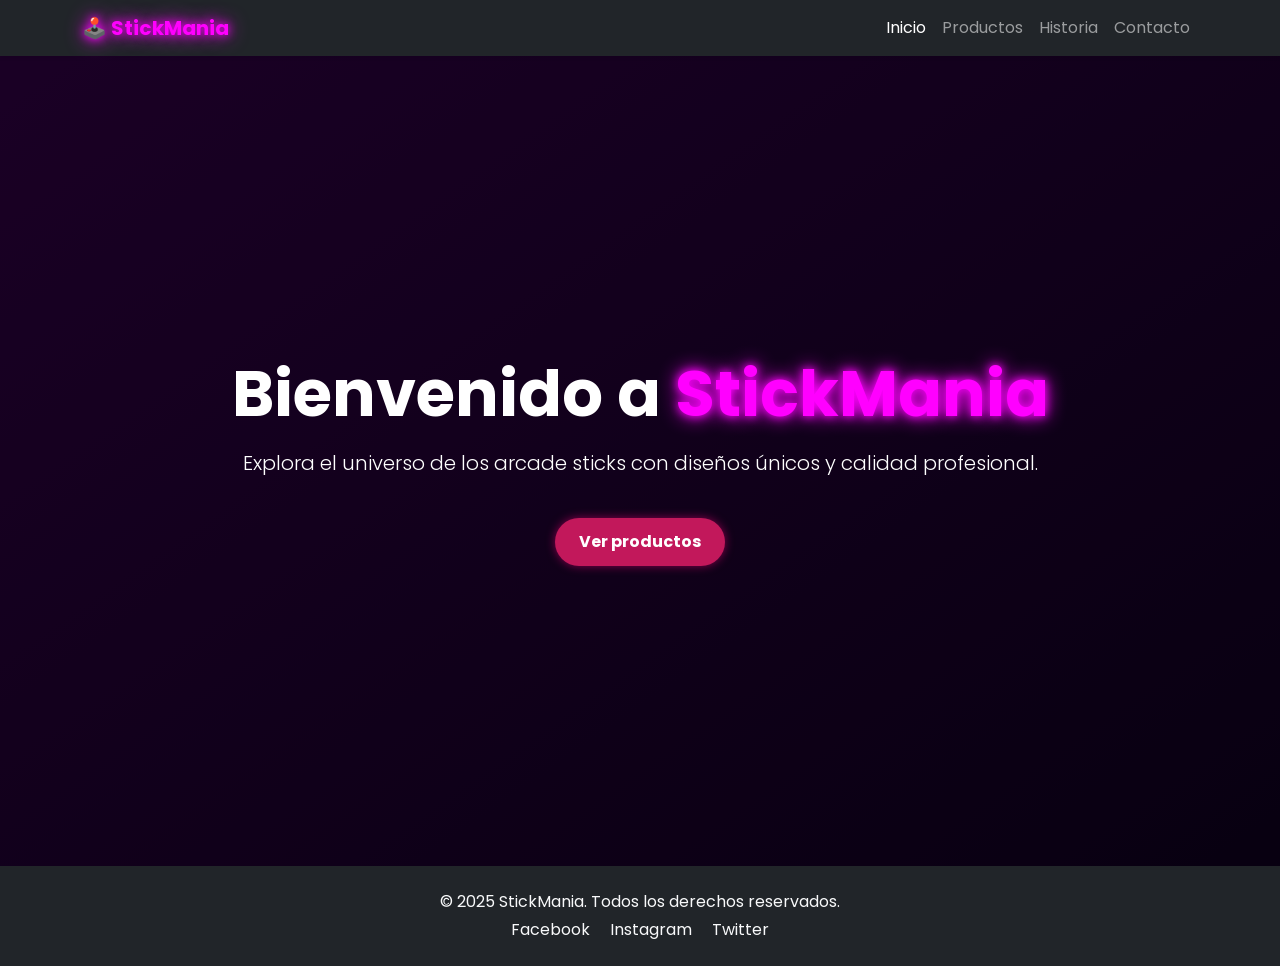
<file: index.html>
<!DOCTYPE html>
<html lang="es">
<head>
    <meta charset="UTF-8">
    <meta name="description" content="Conoce la historia de StickMania, la tienda líder en arcade sticks en Perú.">
    <meta name="keywords" content="Arcade Sticks, Tienda Arcade, Retro">
    <meta name="viewport" content="width=device-width, initial-scale=1.0">
    <link href="https://cdn.jsdelivr.net/npm/bootstrap@5.3.3/dist/css/bootstrap.min.css" rel="stylesheet">
    <link rel="preconnect" href="https://fonts.googleapis.com">
    <link rel="preconnect" href="https://fonts.gstatic.com" crossorigin>
    <link href="https://fonts.googleapis.com/css2?family=Oswald:wght@200..700&family=Poppins:ital,wght@0,100;0,200;0,300;0,400;0,500;0,600;0,700;0,800;0,900;1,100;1,200;1,300;1,400;1,500;1,600;1,700;1,800;1,900&family=Roboto:ital,wght@0,100..900;1,100..900&family=Work+Sans:ital,wght@0,100..900;1,100..900&display=swap" rel="stylesheet">
    <link rel="stylesheet" href="css/styles.css">
    <link rel="icon" href="img/favicon.png" type="image/png">
    <title>StickMania | Inicio</title>
</head>
<body>
    <nav class="navbar navbar-expand-lg navbar-dark bg-dark sticky-top shadow-sm animate-fade-down animate-delay-0">
        <div class="container">
            <a class="navbar-brand fw-bold text-glow" href="#">🕹️ StickMania</a>
            <button class="navbar-toggler" type="button" data-bs-toggle="collapse" data-bs-target="#menuNav">
                <span class="navbar-toggler-icon"></span>
            </button>
            <div class="collapse navbar-collapse" id="menuNav">
                <ul class="navbar-nav ms-auto">
                    <li class="nav-item"><a class="nav-link active" href="#">Inicio</a></li>
                    <li class="nav-item"><a class="nav-link" href="productos.html">Productos</a></li>
                    <li class="nav-item"><a class="nav-link" href="historia.html">Historia</a></li>
                    <li class="nav-item"><a class="nav-link" href="contacto.html">Contacto</a></li>
                </ul>
            </div>
        </div>
    </nav>

    <section class="hero text-white d-flex align-items-center justify-content-center text-center">
        <div class="overlay"></div>
        <div class="container position-relative z-2">
            <h1 class="display-3 fw-bold animate-slide-up animate-delay-1">
                Bienvenido a <span class="text-glow">StickMania</span>
            </h1>
            <p class="lead mt-3 animate-fade-in animate-delay-2">
                Explora el universo de los arcade sticks con diseños únicos y calidad profesional.
            </p>
            <a href="productos.html" class="btn btn-glow mt-4 animate-slide-up-pulse animate-delay-3">Ver productos</a>
        </div>
    </section>

    <footer class="bg-dark text-light py-4 text-center animate-fade-in animate-delay-4">
        <p class="mb-1">© 2025 StickMania. Todos los derechos reservados.</p>
        <div>
            <a href="https://www.facebook.com/alertarondon" target="_blank" rel="noopener noreferrer" class="text-light me-3 text-decoration-none">Facebook</a>
            <a href="https://www.instagram.com/moi_77k/" target="_blank" rel="noopener noreferrer" class="text-light me-3 text-decoration-none">Instagram</a>
            <a href="https://x.com/sandox017" target="_blank" rel="noopener noreferrer" class="text-light text-decoration-none">Twitter</a>
        </div>
    </footer>

    <script src="https://cdn.jsdelivr.net/npm/bootstrap@5.3.3/dist/js/bootstrap.bundle.min.js"></script>
</body>
</html>
</file>
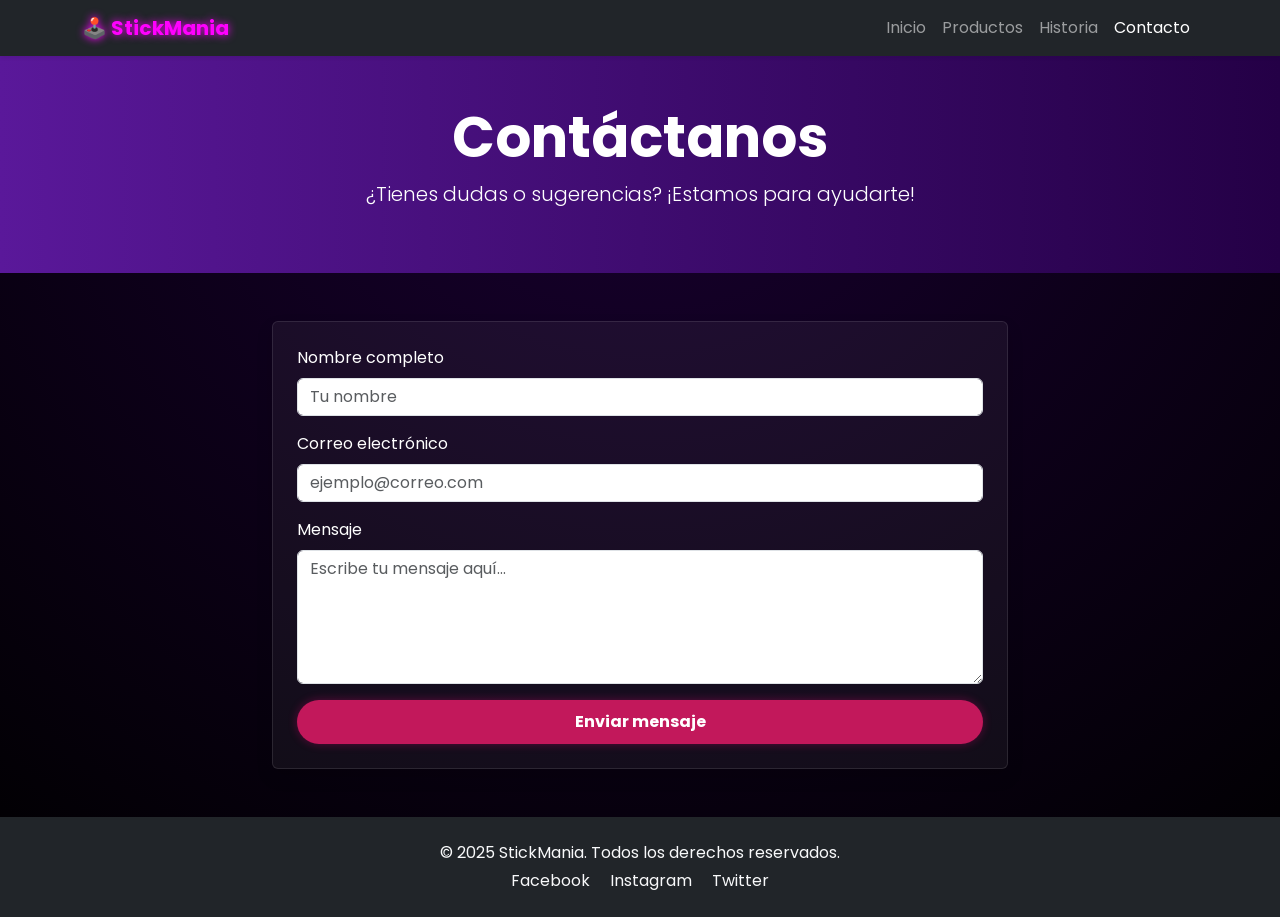
<file: contacto.html>
<!DOCTYPE html>
<html lang="es">
<head>
    <meta charset="UTF-8" />
    <meta name="description" content="Conoce la historia de StickMania, la tienda líder en arcade sticks en Perú.">
    <meta name="keywords" content="Arcade Sticks, Tienda Arcade, Retro">
    <meta name="viewport" content="width=device-width, initial-scale=1.0">
    <link href="https://cdn.jsdelivr.net/npm/bootstrap@5.3.3/dist/css/bootstrap.min.css" rel="stylesheet">
    <link rel="preconnect" href="https://fonts.googleapis.com">
    <link rel="preconnect" href="https://fonts.gstatic.com" crossorigin>
    <link href="https://fonts.googleapis.com/css2?family=Oswald:wght@200..700&family=Poppins:ital,wght@0,100;0,200;0,300;0,400;0,500;0,600;0,700;0,800;0,900;1,100;1,200;1,300;1,400;1,500;1,600;1,700;1,800;1,900&family=Roboto:ital,wght@0,100..900;1,100..900&family=Work+Sans:ital,wght@0,100..900;1,100..900&display=swap" rel="stylesheet">
    <link rel="stylesheet" href="css/contacto.css">
    <link rel="icon" href="img/favicon.png" type="image/png">
    <title>Contacto | StickMania</title>
</head>
<body>
    <nav class="navbar navbar-expand-lg navbar-dark bg-dark sticky-top shadow-sm">
        <div class="container">
            <a class="navbar-brand fw-bold neon-text" href="#">🕹️ StickMania</a>
            <button class="navbar-toggler" type="button" data-bs-toggle="collapse" data-bs-target="#menuNav">
                <span class="navbar-toggler-icon"></span>
            </button>
            <div class="collapse navbar-collapse" id="menuNav">
                <ul class="navbar-nav ms-auto">
                    <li class="nav-item"><a class="nav-link" href="index.html">Inicio</a></li>
                    <li class="nav-item"><a class="nav-link" href="productos.html">Productos</a></li>
                    <li class="nav-item"><a class="nav-link" href="historia.html">Historia</a></li>
                    <li class="nav-item"><a class="nav-link active" href="#">Contacto</a></li>
                </ul>
            </div>
        </div>
    </nav>

    <header class="hero-section text-white text-center py-5">
        <div class="container">
            <h1 class="display-4 fw-bold animate-fade-up">Contáctanos</h1>
            <p class="lead animate-fade-up delay-1">¿Tienes dudas o sugerencias? ¡Estamos para ayudarte!</p>
        </div>
    </header>

    <section class="contacto py-5">
        <div class="container">
            <div class="row justify-content-center">
                <div class="col-lg-8 animate-slide-in-up">
                    <form class="p-4 glass rounded shadow">
                        <div class="mb-3">
                            <label for="nombre" class="form-label">Nombre completo</label>
                            <input type="text" class="form-control" id="nombre" placeholder="Tu nombre" required>
                        </div>
                        <div class="mb-3">
                            <label for="correo" class="form-label">Correo electrónico</label>
                            <input type="email" class="form-control" id="correo" placeholder="ejemplo@correo.com" required>
                        </div>
                        <div class="mb-3">
                            <label for="mensaje" class="form-label">Mensaje</label>
                            <textarea class="form-control" id="mensaje" rows="5" placeholder="Escribe tu mensaje aquí..." required></textarea>
                        </div>
                        <button type="submit" class="btn btn-purple w-100">Enviar mensaje</button>
                    </form>
                </div>
            </div>
        </div>
    </section>

    <footer class="footer bg-dark text-center text-light py-4">
        <p class="mb-1">© 2025 StickMania. Todos los derechos reservados.</p>
        <div>
            <a href="https://www.facebook.com/alertarondon" target="_blank" rel="noopener noreferrer" class="text-light me-3 text-decoration-none">Facebook</a>
            <a href="https://www.instagram.com/moi_77k/" target="_blank" rel="noopener noreferrer" class="text-light me-3 text-decoration-none">Instagram</a>
            <a href="https://x.com/sandox017" target="_blank" rel="noopener noreferrer" class="text-light text-decoration-none">Twitter</a>
        </div>
    </footer>

    <script src="https://cdn.jsdelivr.net/npm/bootstrap@5.3.3/dist/js/bootstrap.bundle.min.js"></script>
</body>
</html>
</file>
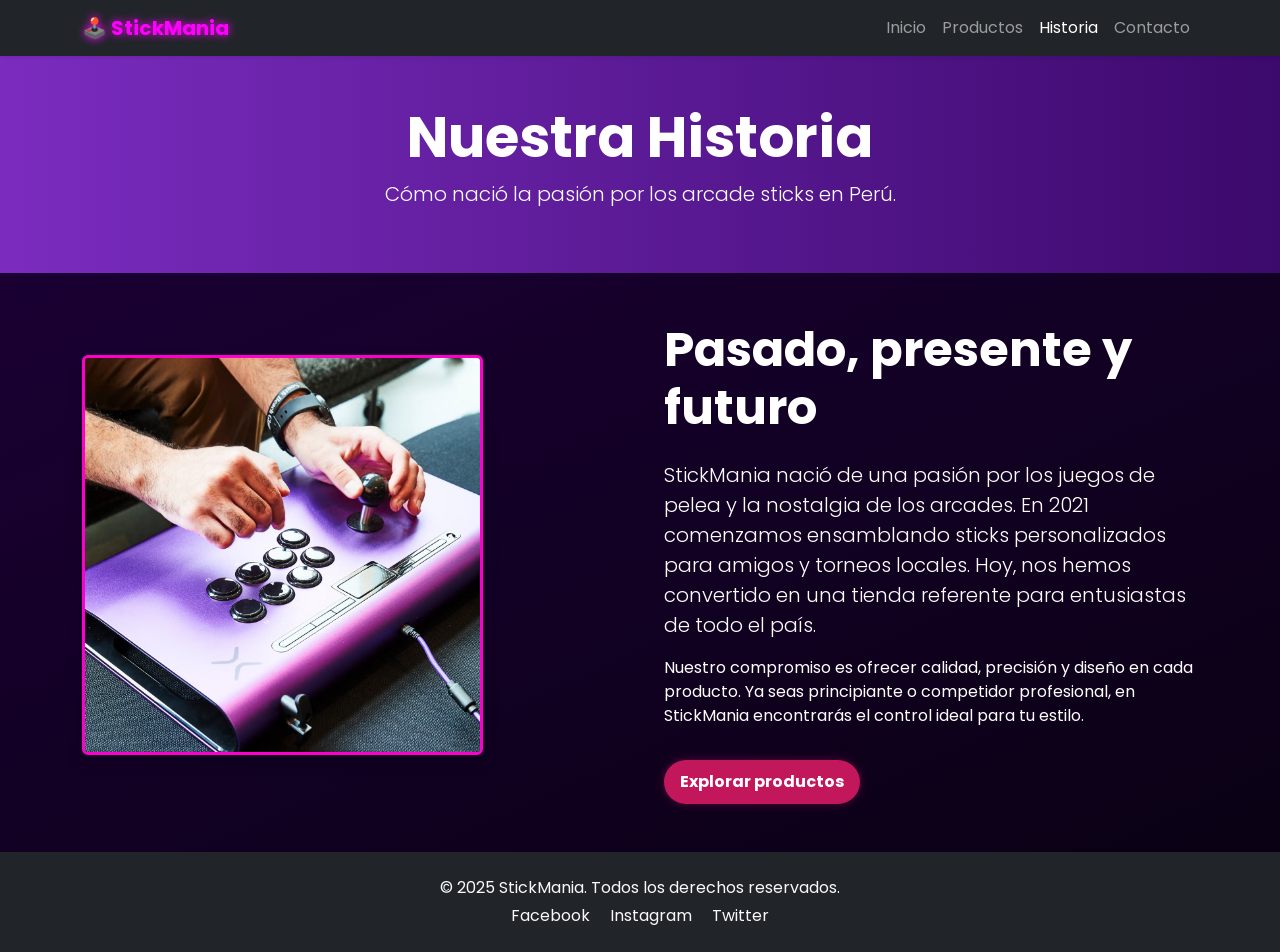
<file: historia.html>
<!DOCTYPE html>
<html lang="es">
<head>
    <meta charset="UTF-8" />
    <meta name="description" content="Conoce la historia de StickMania, la tienda líder en arcade sticks en Perú.">
    <meta name="keywords" content="Arcade Sticks, Tienda Arcade, Retro">
    <meta name="viewport" content="width=device-width, initial-scale=1.0">
    <link href="https://cdn.jsdelivr.net/npm/bootstrap@5.3.3/dist/css/bootstrap.min.css" rel="stylesheet">
    <link rel="preconnect" href="https://fonts.googleapis.com">
    <link rel="preconnect" href="https://fonts.gstatic.com" crossorigin>
    <link href="https://fonts.googleapis.com/css2?family=Oswald:wght@200..700&family=Poppins:wght@300;400;600&display=swap" rel="stylesheet">
    <link rel="stylesheet" href="css/historia.css">
    <link rel="icon" href="img/favicon.png" type="image/png">
    <title>Nuestra Historia | StickMania</title>
</head>
<body>
    <nav class="navbar navbar-expand-lg navbar-dark bg-dark sticky-top shadow-sm">
        <div class="container">
            <a class="navbar-brand fw-bold neon-text" href="#">🕹️ StickMania</a>
            <button class="navbar-toggler" type="button" data-bs-toggle="collapse" data-bs-target="#menuNav">
                <span class="navbar-toggler-icon"></span>
            </button>
            <div class="collapse navbar-collapse" id="menuNav">
                <ul class="navbar-nav ms-auto">
                    <li class="nav-item"><a class="nav-link" href="index.html">Inicio</a></li>
                    <li class="nav-item"><a class="nav-link" href="productos.html">Productos</a></li>
                    <li class="nav-item"><a class="nav-link active" href="#">Historia</a></li>
                    <li class="nav-item"><a class="nav-link" href="contacto.html">Contacto</a></li>
                </ul>
            </div>
        </div>
    </nav>

    <header class="hero-section text-white text-center py-5">
        <div class="container">
            <h1 class="display-4 fw-bold animate-fade-up">Nuestra Historia</h1>
            <p class="lead animate-fade-up delay-1">Cómo nació la pasión por los arcade sticks en Perú.</p>
        </div>
    </header>

    <section class="historia py-5">
        <div class="container">
            <div class="row align-items-center g-5">
                <div class="col-lg-6">
                    <figure>
                          <img src="img/imagen_historia.avif" alt="Historia StickMania" class="img-fluid rounded shadow animate-zoom-in">
                    </figure>    
                        </div>
                <div class="col-lg-6">
                    <div class="animate-slide-in-right">
                        <h2 class="display-5 fw-bold mb-4">Pasado, presente y futuro</h2>
                        <p class="lead">
                            StickMania nació de una pasión por los juegos de pelea y la nostalgia de los arcades. En 2021 comenzamos ensamblando sticks personalizados para amigos y torneos locales. Hoy, nos hemos convertido en una tienda referente para entusiastas de todo el país.
                        </p>
                        <p>
                            Nuestro compromiso es ofrecer calidad, precisión y diseño en cada producto. Ya seas principiante o competidor profesional, en StickMania encontrarás el control ideal para tu estilo.
                        </p>
                        <a href="productos.html" class="btn btn-purple mt-3">Explorar productos</a>
                    </div>
                </div>
            </div>
        </div>
    </section>

    <footer class="footer bg-dark text-center text-light py-4">
        <p class="mb-1">© 2025 StickMania. Todos los derechos reservados.</p>
        <div>
            <a href="https://www.facebook.com/alertarondon" target="_blank" rel="noopener noreferrer" class="text-light me-3 text-decoration-none">Facebook</a>
            <a href="https://www.instagram.com/moi_77k/" target="_blank" rel="noopener noreferrer" class="text-light me-3 text-decoration-none">Instagram</a>
            <a href="https://x.com/sandox017" target="_blank" rel="noopener noreferrer" class="text-light text-decoration-none">Twitter</a>
        </div>
    </footer>

    <script src="https://cdn.jsdelivr.net/npm/bootstrap@5.3.3/dist/js/bootstrap.bundle.min.js"></script>
</body>
</html>
</file>
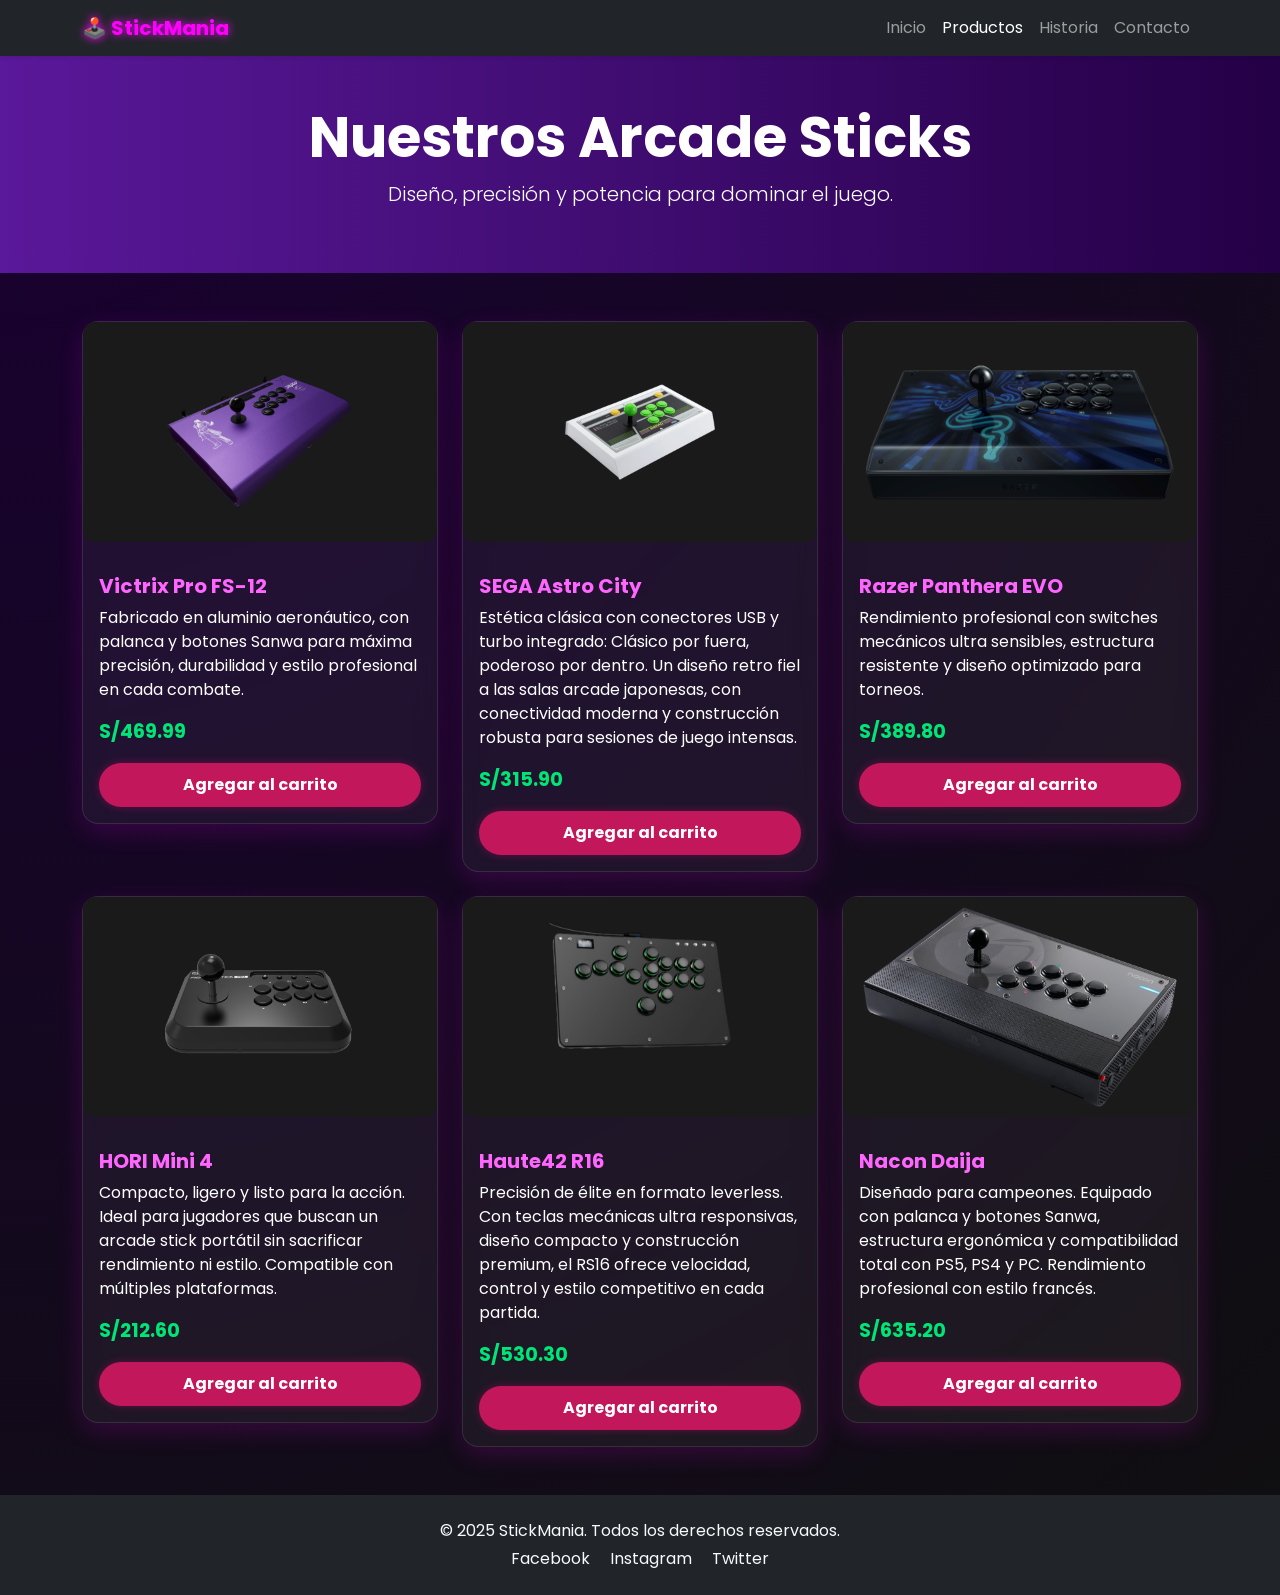
<file: productos.html>
<!DOCTYPE html>
<html lang="es">
<head>
    <meta charset="UTF-8">
    <meta name="description" content="Conoce la historia de StickMania, la tienda líder en arcade sticks en Perú.">
    <meta name="keywords" content="Arcade Sticks, Tienda Arcade, Retro">
    <meta name="viewport" content="width=device-width, initial-scale=1.0">
    <link href="https://cdn.jsdelivr.net/npm/bootstrap@5.3.3/dist/css/bootstrap.min.css" rel="stylesheet">
    <link rel="preconnect" href="https://fonts.googleapis.com">
    <link rel="preconnect" href="https://fonts.gstatic.com" crossorigin>
    <link href="https://fonts.googleapis.com/css2?family=Oswald:wght@200..700&family=Poppins:ital,wght@0,100;0,200;0,300;0,400;0,500;0,600;0,700;0,800;0,900;1,100;1,200;1,300;1,400;1,500;1,600;1,700;1,800;1,900&family=Roboto:ital,wght@0,100..900;1,100..900&family=Work+Sans:ital,wght@0,100..900;1,100..900&display=swap" rel="stylesheet">
    <link rel="stylesheet" href="css/productos.css">
    <link rel="icon" href="img/favicon.png" type="image/png">
    <title>Productos | StickMania</title>
</head>
<body>
    <nav class="navbar navbar-expand-lg navbar-dark bg-dark sticky-top shadow-sm">
        <div class="container">
            <a class="navbar-brand fw-bold neon-text" href="#">🕹️ StickMania</a>
            <button class="navbar-toggler" type="button" data-bs-toggle="collapse" data-bs-target="#menuNav">
                <span class="navbar-toggler-icon"></span>
            </button>
            <div class="collapse navbar-collapse" id="menuNav">
                <ul class="navbar-nav ms-auto">
                    <li class="nav-item"><a class="nav-link" href="index.html">Inicio</a></li>
                    <li class="nav-item"><a class="nav-link active" href="#">Productos</a></li>
                    <li class="nav-item"><a class="nav-link" href="historia.html">Historia</a></li>
                    <li class="nav-item"><a class="nav-link" href="contacto.html">Contacto</a></li>
                </ul>
            </div>
        </div>
    </nav>

    <header class="hero-section text-white text-center py-5">
        <div class="container">
            <h1 class="display-4 fw-bold fade-in-up">Nuestros Arcade Sticks</h1>
            <p class="lead fade-in-delayed">Diseño, precisión y potencia para dominar el juego.</p>
        </div>
    </header>

    <section class="productos py-5">
        <div class="container">
            <div class="row g-4">

                <div class="col-md-4">
                    <div class="card producto glass fade-in delay-0">
                        <figure>
                              <img src="img/victrixpro.webp" class="card-img-top producto-img" class="img-fluid" alt="Arcade Victrix">
                        </figure>
                              <div class="card-body">
                            <h5 class="card-title">Victrix Pro FS-12</h5>
                            <p class="card-text">
                                Fabricado en aluminio aeronáutico, con palanca y botones Sanwa para máxima precisión,
                                durabilidad y estilo profesional en cada combate.
                            </p>
                            <p class="precio">S/469.99</p>
                            <a href="#" class="btn btn-purple w-100">Agregar al carrito</a>
                        </div>
                    </div>
                </div>

                <div class="col-md-4">
                    <div class="card producto glass fade-in delay-1">
                        <figure>
                              <img src="img/segaastro.webp" class="card-img-top producto-img" class="img-fluid" alt="SEGA Astro City">
                        </figure>      
                        <div class="card-body">
                            <h5 class="card-title">SEGA Astro City</h5>
                            <p class="card-text">
                                Estética clásica con conectores USB y turbo integrado: Clásico por fuera,
                                poderoso por dentro. Un diseño retro fiel a las salas arcade japonesas,
                                con conectividad moderna y construcción robusta para sesiones de juego intensas.
                            </p>
                            <p class="precio">S/315.90</p>
                            <a href="#" class="btn btn-purple w-100">Agregar al carrito</a>
                        </div>
                    </div>
                </div>

                <div class="col-md-4">
                    <div class="card producto glass fade-in delay-2">
                        <figure>
                             <img src="img/razerpantera.webp" class="card-img-top producto-img" class="img-fluid" alt="Razer Panthera">
                        </figure>
                        <div class="card-body">
                            <h5 class="card-title">Razer Panthera EVO</h5>
                            <p class="card-text">
                                Rendimiento profesional con switches mecánicos ultra sensibles,
                                estructura resistente y diseño optimizado para torneos.
                            </p>
                            <p class="precio">S/389.80</p>
                            <a href="#" class="btn btn-purple w-100">Agregar al carrito</a>
                        </div>
                    </div>
                </div>

                <div class="col-md-4">
                    <div class="card producto glass fade-in delay-3">
                        <figure>
                              <img src="img/minihori.webp" class="card-img-top producto-img" class="img-fluid" alt="Mini Hori">
                        </figure>
                        <div class="card-body">
                            <h5 class="card-title">HORI Mini 4</h5>
                            <p class="card-text">
                                Compacto, ligero y listo para la acción. Ideal para jugadores que buscan
                                un arcade stick portátil sin sacrificar rendimiento ni estilo. Compatible con múltiples plataformas.
                            </p>
                            <p class="precio">S/212.60</p>
                            <a href="#" class="btn btn-purple w-100">Agregar al carrito</a>
                        </div>
                    </div>
                </div>

                <div class="col-md-4">
                    <div class="card producto glass fade-in delay-4">
                        <figure>
                              <img src="img/haute42.png" class="card-img-top producto-img" class="img-fluid" alt="Haute42">
                        </figure>
                        <div class="card-body">
                            <h5 class="card-title">Haute42 R16</h5>
                            <p class="card-text">
                                Precisión de élite en formato leverless. Con teclas mecánicas ultra responsivas,
                                diseño compacto y construcción premium, el RS16 ofrece velocidad, control y estilo competitivo en cada partida.
                            </p>
                            <p class="precio">S/530.30</p>
                            <a href="#" class="btn btn-purple w-100">Agregar al carrito</a>
                        </div>
                    </div>
                </div>

                <div class="col-md-4">
                    <div class="card producto glass fade-in delay-5">
                        <figure>
                              <img src="img/nacondaija.png" class="card-img-top producto-img" class="img-fluid" alt="Nacon Daija">
                        </figure>
                        <div class="card-body">
                            <h5 class="card-title">Nacon Daija</h5>
                            <p class="card-text">
                                Diseñado para campeones. Equipado con palanca y botones Sanwa, estructura ergonómica
                                y compatibilidad total con PS5, PS4 y PC. Rendimiento profesional con estilo francés.
                            </p>
                            <p class="precio">S/635.20</p>
                            <a href="#" class="btn btn-purple w-100">Agregar al carrito</a>
                        </div>
                    </div>
                </div>

            </div>
        </div>
    </section>

    <footer class="footer bg-dark text-center text-light py-4">
        <p class="mb-1">© 2025 StickMania. Todos los derechos reservados.</p>
        <div>
            <a href="https://www.facebook.com/alertarondon" target="_blank" rel="noopener noreferrer" class="text-light me-3 text-decoration-none">Facebook</a>
            <a href="https://www.instagram.com/moi_77k/" target="_blank" rel="noopener noreferrer" class="text-light me-3 text-decoration-none">Instagram</a>
            <a href="https://x.com/sandox017" target="_blank" rel="noopener noreferrer" class="text-light text-decoration-none">Twitter</a>
        </div>
    </footer>

    <script src="https://cdn.jsdelivr.net/npm/bootstrap@5.3.3/dist/js/bootstrap.bundle.min.js"></script>
</body>
</html>
</file>
<file: css/styles.css>
body {
    font-family: "Poppins", sans-serif;
    background: radial-gradient(circle at top left, #1a0033, #0f0f0f);
    color: #fff;
    overflow-x: hidden;
    margin: 0;
    padding: 0;
}

.hero {
    height: 90vh;
    background: linear-gradient(145deg, #2c003e, #0d001c);
    position: relative;
    z-index: 1;
}
.overlay {
    position: absolute;
    top: 0;
    left: 0;
    right: 0;
    bottom: 0;
    background: rgba(0,0,0,0.4);
    z-index: 0;
}
.z-2 {
    z-index: 2;
}

.text-glow {
    color: #ff00ff;
    text-shadow: 0 0 10px #ff00ff, 0 0 20px #ff00ff;
}

.btn-glow {
    background-color: #c2185b;
    color: #fff;
    border: none;
    border-radius: 30px;
    padding: 12px 24px;
    font-weight: bold;
    box-shadow: 0 0 10px rgba(255, 0, 128, 0.5);
    transition: all 0.3s ease;
}
.btn-glow:hover {
    background-color: #ff00cc;
    transform: scale(1.05);
    box-shadow: 0 0 20px #ff00cc;
}

@keyframes fadeDown {
    0% { opacity: 0; transform: translateY(-30px); }
    100% { opacity: 1; transform: translateY(0); }
}
@keyframes fadeIn {
    0% { opacity: 0; }
    100% { opacity: 1; }
}
@keyframes slideUp {
    0% { opacity: 0; transform: translateY(50px); }
    100% { opacity: 1; transform: translateY(0); }
}
@keyframes slideUpOnce {
    0% { opacity: 0; transform: translateY(40px); }
    100% { opacity: 1; transform: translateY(0); }
}
@keyframes glowPulse {
    0% {
        transform: scale(1);
        box-shadow: 0 0 10px rgba(255, 0, 128, 0.4);
    }
    50% {
        transform: scale(1.05);
        box-shadow: 0 0 20px rgba(255, 0, 128, 0.8);
    }
    100% {
        transform: scale(1);
        box-shadow: 0 0 10px rgba(255, 0, 128, 0.4);
    }
}

.animate-fade-down {
    animation: fadeDown 1s ease-out forwards;
    opacity: 0;
}
.animate-fade-in {
    animation: fadeIn 1s ease-out forwards;
    opacity: 0;
}
.animate-slide-up {
    animation: slideUp 1s ease-out forwards;
    opacity: 0;
}
.animate-slide-up-pulse {
    animation:
        slideUpOnce 0.8s ease-out forwards,
        glowPulse 2.5s ease-in-out infinite;
    opacity: 0;
}

.animate-delay-0 { animation-delay: 0.2s; }
.animate-delay-1 { animation-delay: 0.5s; }
.animate-delay-2 { animation-delay: 0.8s; }
.animate-delay-3 { animation-delay: 1.1s; }
.animate-delay-4 { animation-delay: 1.4s; }

footer a:hover {
    text-decoration: underline;
}
</file>
<file: css/contacto.css>
body {
    font-family: "Poppins", sans-serif;
    background: radial-gradient(circle at top, #1a0033, #000000);
    color: #fff;
    overflow-x: hidden;
}

.neon-text {
    color: #ff00ff;
    text-shadow: 0 0 8px #ff00ff;
}

.hero-section {
    background: linear-gradient(to right, #5a189a, #240046);
}

.btn-purple {
    background-color: #c2185b;
    color: #fff;
    border: none;
    border-radius: 30px;
    padding: 10px 16px;
    font-weight: bold;
    transition: all 0.3s ease;
    box-shadow: 0 0 10px rgba(255, 0, 128, 0.3);
}

.btn-purple:hover {
    background-color: #ff00cc;
    transform: scale(1.05);
    box-shadow: 0 0 20px #ff00cc;
}

.glass {
    background: rgba(255, 255, 255, 0.05);
    border: 1px solid rgba(255, 255, 255, 0.1);
    backdrop-filter: blur(10px);
}

@keyframes fadeUp {
    from {
        opacity: 0;
        transform: translateY(40px);
    }
    to {
        opacity: 1;
        transform: translateY(0);
    }
}

@keyframes slideUp {
    from {
        opacity: 0;
        transform: translateY(80px);
    }
    to {
        opacity: 1;
        transform: translateY(0);
    }
}

.animate-fade-up {
    animation: fadeUp 1s ease-out forwards;
    opacity: 0;
}

.animate-fade-up.delay-1 {
    animation-delay: 0.4s;
}

.animate-slide-in-up {
    animation: slideUp 1.2s ease-out forwards;
    opacity: 0;
}

.footer a:hover {
    text-decoration: underline;
}
</file>
<file: css/historia.css>
body {
    font-family: "Poppins", sans-serif;
    background: radial-gradient(circle at top right, #140024, #000000);
    color: #fff;
    overflow-x: hidden;
}

.neon-text {
    color: #ff00ff;
    text-shadow: 0 0 8px #ff00ff;
}

.hero-section {
    background: linear-gradient(to right, #7b2cbf, #3c096c);
}

.historia {
    background: linear-gradient(to bottom right, #1a0033, #0a0114);
}

.historia img {
    max-height: 400px;
    object-fit: cover;
    border: 3px solid #ff00cc;
    border-radius: 16px;
    box-shadow: 0 0 20px rgba(255, 0, 255, 0.3);
}

.btn-purple {
    background-color: #c2185b;
    color: #fff;
    border: none;
    border-radius: 30px;
    padding: 10px 16px;
    font-weight: bold;
    transition: all 0.3s ease;
    box-shadow: 0 0 10px rgba(255, 0, 128, 0.3);
}

.btn-purple:hover {
    background-color: #ff00cc;
    transform: scale(1.05);
    box-shadow: 0 0 20px #ff00cc;
}

@keyframes fadeUp {
    from {
        opacity: 0;
        transform: translateY(40px);
    }
    to {
        opacity: 1;
        transform: translateY(0);
    }
}

@keyframes slideInRight {
    from {
        opacity: 0;
        transform: translateX(60px);
    }
    to {
        opacity: 1;
        transform: translateX(0);
    }
}

@keyframes zoomIn {
    from {
        opacity: 0;
        transform: scale(0.8);
    }
    to {
        opacity: 1;
        transform: scale(1);
    }
}

.animate-fade-up {
    animation: fadeUp 1s ease-out forwards;
    opacity: 0;
}

.animate-fade-up.delay-1 {
    animation-delay: 0.5s;
}

.animate-slide-in-right {
    animation: slideInRight 1s ease-out forwards;
    opacity: 0;
}

.animate-zoom-in {
    animation: zoomIn 1s ease-out forwards;
    opacity: 0;
}

.footer a:hover {
    text-decoration: underline;
}
</file>
<file: css/productos.css>
body {
    font-family: "Poppins", sans-serif;
    background: radial-gradient(circle at top left, #1a0033, #0f0f0f);
    color: #fff;
    overflow-x: hidden;
}

.neon-text {
    color: #ff00ff;
    text-shadow: 0 0 8px #ff00ff;
}

.hero-section {
    background: linear-gradient(to right, #5a189a, #240046);
    padding-top: 60px;
    padding-bottom: 60px;
}

.btn-purple {
    background-color: #c2185b;
    color: #fff;
    border: none;
    border-radius: 30px;
    padding: 10px 16px;
    font-weight: bold;
    transition: all 0.3s ease;
    box-shadow: 0 0 8px rgba(255, 0, 128, 0.3);
}

.btn-purple:hover {
    background-color: #ff00cc;
    transform: scale(1.05);
    box-shadow: 0 0 20px #ff00cc;
}

.glass {
    background: rgba(255, 255, 255, 0.05);
    border: 1px solid rgba(255, 255, 255, 0.1);
    backdrop-filter: blur(10px);
    border-radius: 16px;
    box-shadow: 0 8px 24px rgba(255, 0, 255, 0.15);
    transition: transform 0.3s ease, box-shadow 0.3s ease;
}

.glass:hover {
    transform: scale(1.05);
    box-shadow: 0 16px 32px rgba(255, 0, 255, 0.4);
}

.producto-img {
    height: 220px;
    object-fit: contain;
    padding: 10px;
    border-radius: 12px;
    background-color: #1a1a1a;
}

.card-title {
    color: #ff66ff;
    font-weight: bold;
}

.card-text {
    color: #ffffff;
}

.precio {
    font-size: 1.2rem;
    color: #00e676;
    font-weight: bold;
    margin-top: 10px;
}

.card,
.card-body,
.card-img-top,
.btn {
    transition: all 0.35s ease;
}

@keyframes fadeInUp {
    0% {
        opacity: 0;
        transform: translateY(60px) scale(0.95);
    }
    100% {
        opacity: 1;
        transform: translateY(0) scale(1);
    }
}

.fade-in {
    animation: fadeInUp 0.9s ease forwards;
    opacity: 0;
}

@keyframes fadeInUpHeader {
    0% {
        opacity: 0;
        transform: translateY(40px);
    }
    100% {
        opacity: 1;
        transform: translateY(0);
    }
}

.fade-in-up {
    animation: fadeInUpHeader 1s ease-out forwards;
}

.fade-in-delayed {
    animation: fadeInUpHeader 1.5s ease-out forwards;
}

.delay-0 {
    animation-delay: 0.1s;
}

.delay-1 {
    animation-delay: 0.3s;
}

.delay-2 {
    animation-delay: 0.5s;
}

.delay-3 {
    animation-delay: 0.7s;
}

.delay-4 {
    animation-delay: 0.9s;
}

.delay-5 {
    animation-delay: 1.1s;
}

.footer a:hover {
    text-decoration: underline;
}
</file>
